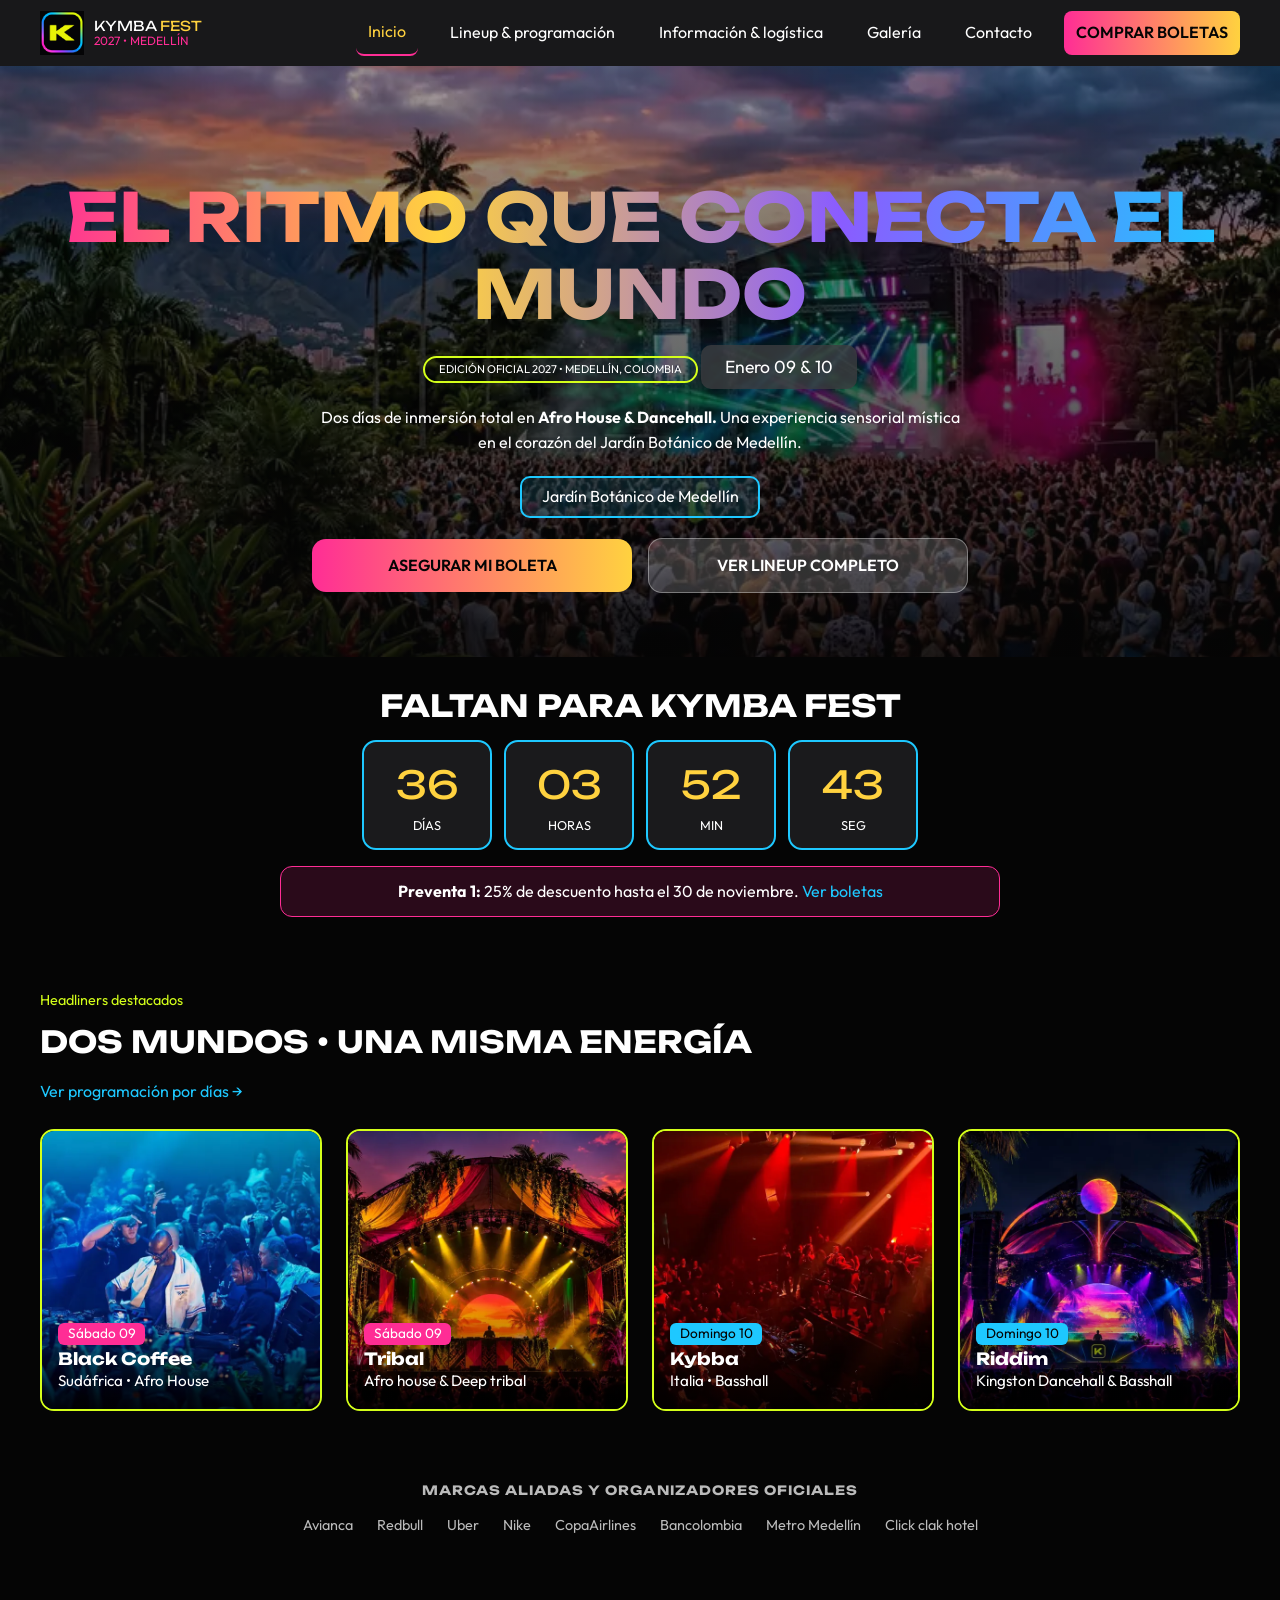
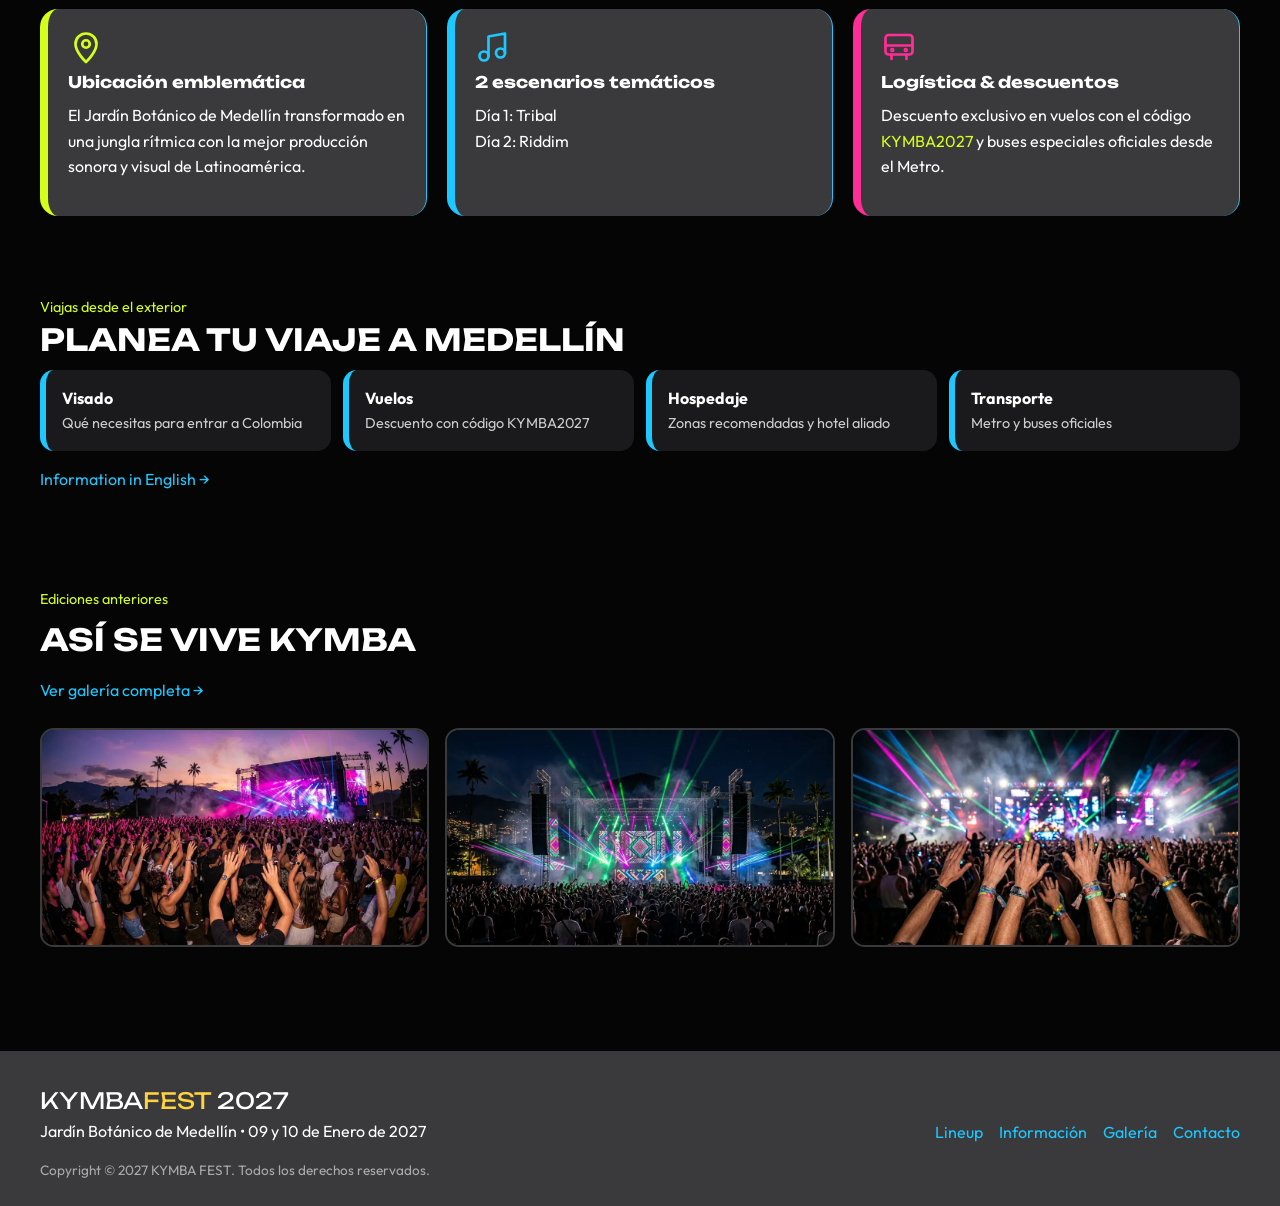
<file: Final - Festival/kymba-fest/index.html>
<!DOCTYPE html>
<html lang="es">
<head>
  <meta charset="UTF-8">
  <meta name="viewport" content="width=device-width, initial-scale=1">
  <title>KYMBA FEST 2027 | Afro House &amp; Dancehall en Medellín</title>
  <meta name="description" content="KYMBA FEST 2027: dos días de Afro House y Dancehall en el Jardín Botánico de Medellín, 9 y 10 de enero.">
  <link rel="icon" href="img/favicon.png" type="image/png">
  <link rel="stylesheet" href="css/estilos.css">
</head>
<body>
  <header class="encabezado">
    <div class="contenedor encabezado__barra">
      <a class="logo" href="index.html">
        <img src="img/logo-kymba.png" alt="Logo KYMBA FEST" width="44" height="44">
        <span class="logo__texto">KYMBA <span>FEST</span><small>2027 • MEDELLÍN</small></span>
      </a>
      <button class="menu-boton" aria-label="Abrir menú" aria-expanded="false" aria-controls="menu-principal">
        <span></span><span></span><span></span>
      </button>
      <nav class="menu" id="menu-principal" aria-label="Navegación principal">
        <ul class="menu__lista">
          <li><a href="index.html" aria-current="page">Inicio</a></li>
          <li><a href="lineup.html">Lineup &amp; programación</a></li>
          <li><a href="informacion.html">Información &amp; logística</a></li>
          <li><a href="galeria.html">Galería</a></li>
          <li><a href="informacion.html#contacto">Contacto</a></li>
          <li><a class="boton boton-principal" href="informacion.html#boletas">Comprar boletas</a></li>
        </ul>
      </nav>
    </div>
  </header>

  <main>
    <section class="hero" aria-labelledby="titulo-hero">
      <video class="hero__video" autoplay muted loop playsinline preload="metadata" poster="img/hero-medellin-movil.webp" aria-hidden="true">
        <source src="video/hero-kymba.mp4" type="video/mp4">
      </video>
      <div class="contenedor hero__contenido">
        <h1 id="titulo-hero" class="texto-degradado">El ritmo que conecta el mundo</h1>
        <p class="hero__sello">Edición oficial 2027 • Medellín, Colombia</p>
        <p class="hero__fecha"><time datetime="2027-01-09">Enero 09</time> &amp; <time datetime="2027-01-10">10</time></p>
        <p class="hero__descripcion">Dos días de inmersión total en <strong>Afro House &amp; Dancehall.</strong> Una experiencia sensorial mística en el corazón del Jardín Botánico de Medellín.</p>
        <p class="hero__lugar">Jardín Botánico de Medellín</p>
        <div class="hero__acciones">
          <a class="boton boton-principal" href="informacion.html#boletas">Asegurar mi boleta</a>
          <a class="boton boton-secundario" href="lineup.html">Ver lineup completo</a>
        </div>
      </div>
    </section>

    <section class="cuenta contenedor" aria-labelledby="titulo-cuenta">
      <h2 id="titulo-cuenta">Faltan para KYMBA FEST</h2>
      <div class="cuenta__reloj" role="timer" data-fecha="2027-01-09T15:00:00-05:00">
        <div class="cuenta__bloque"><span class="cuenta__numero" data-unidad="dias">00</span><span>días</span></div>
        <div class="cuenta__bloque"><span class="cuenta__numero" data-unidad="horas">00</span><span>horas</span></div>
        <div class="cuenta__bloque"><span class="cuenta__numero" data-unidad="minutos">00</span><span>min</span></div>
        <div class="cuenta__bloque"><span class="cuenta__numero" data-unidad="segundos">00</span><span>seg</span></div>
      </div>
      <p class="aviso-descuento"><strong>Preventa 1:</strong> 25% de descuento hasta el 30 de noviembre. <a href="informacion.html#boletas">Ver boletas</a></p>
    </section>

    <section class="seccion contenedor" aria-labelledby="titulo-headliners">
      <div class="seccion__cabecera">
        <p class="etiqueta-seccion">Headliners destacados</p>
        <h2 id="titulo-headliners">Dos mundos • Una misma energía</h2>
        <a href="lineup.html">Ver programación por días →</a>
      </div>
      <div class="tarjetas">
        <article class="tarjeta-artista">
          <img src="img/artista-black-coffee.webp" alt="Escenario de Afro House con público" width="600" height="600" loading="lazy">
          <div class="tarjeta-artista__texto">
            <span class="tarjeta-artista__dia">Sábado 09</span>
            <h3>Black Coffee</h3>
            <p>Sudáfrica • Afro House</p>
          </div>
        </article>
        <article class="tarjeta-artista">
          <img src="img/artista-tribal.webp" alt="Escenario Tribal con luces doradas" width="600" height="600" loading="lazy">
          <div class="tarjeta-artista__texto">
            <span class="tarjeta-artista__dia">Sábado 09</span>
            <h3>Tribal</h3>
            <p>Afro house &amp; Deep tribal</p>
          </div>
        </article>
        <article class="tarjeta-artista">
          <img src="img/artista-kybba.webp" alt="Escenario con luces rojas" width="600" height="600" loading="lazy">
          <div class="tarjeta-artista__texto">
            <span class="tarjeta-artista__dia tarjeta-artista__dia--domingo">Domingo 10</span>
            <h3>Kybba</h3>
            <p>Italia • Basshall</p>
          </div>
        </article>
        <article class="tarjeta-artista">
          <img src="img/artista-riddim.webp" alt="Escenario Riddim con arco de luz" width="600" height="600" loading="lazy">
          <div class="tarjeta-artista__texto">
            <span class="tarjeta-artista__dia tarjeta-artista__dia--domingo">Domingo 10</span>
            <h3>Riddim</h3>
            <p>Kingston Dancehall &amp; Basshall</p>
          </div>
        </article>
      </div>
    </section>

    <section class="aliados contenedor" aria-labelledby="titulo-aliados">
      <h2 id="titulo-aliados" class="aliados__titulo">Marcas aliadas y organizadores oficiales</h2>
      <ul class="aliados__lista">
        <li>Avianca</li><li>Redbull</li><li>Uber</li><li>Nike</li>
        <li>CopaAirlines</li><li>Bancolombia</li><li>Metro Medellín</li><li>Click clak hotel</li>
      </ul>
    </section>

    <section class="seccion contenedor" aria-label="Datos clave del festival">
      <div class="info-tarjetas">
        <article class="info-tarjeta">
          <img src="img/icono-ubicacion.svg" alt="" width="36" height="36">
          <h3>Ubicación emblemática</h3>
          <p>El Jardín Botánico de Medellín transformado en una jungla rítmica con la mejor producción sonora y visual de Latinoamérica.</p>
        </article>
        <article class="info-tarjeta info-tarjeta--cian">
          <img src="img/icono-musica.svg" alt="" width="36" height="36">
          <h3>2 escenarios temáticos</h3>
          <p>Día 1: Tribal<br>Día 2: Riddim</p>
        </article>
        <article class="info-tarjeta info-tarjeta--rosa">
          <img src="img/icono-bus.svg" alt="" width="36" height="36">
          <h3>Logística &amp; descuentos</h3>
          <p>Descuento exclusivo en vuelos con el código <span class="resalte">KYMBA2027</span> y buses especiales oficiales desde el Metro.</p>
        </article>
      </div>
    </section>

    <section class="seccion contenedor" aria-labelledby="titulo-viaje">
      <p class="etiqueta-seccion">Viajas desde el exterior</p>
      <h2 id="titulo-viaje">Planea tu viaje a Medellín</h2>
      <ul class="viaje">
        <li><a href="informacion.html#visado"><strong>Visado</strong><span>Qué necesitas para entrar a Colombia</span></a></li>
        <li><a href="informacion.html#vuelos"><strong>Vuelos</strong><span>Descuento con código KYMBA2027</span></a></li>
        <li><a href="informacion.html#hospedaje"><strong>Hospedaje</strong><span>Zonas recomendadas y hotel aliado</span></a></li>
        <li><a href="informacion.html#transporte"><strong>Transporte</strong><span>Metro y buses oficiales</span></a></li>
      </ul>
      <p><a href="informacion.html#english">Information in English →</a></p>
    </section>

    <section class="seccion contenedor" aria-labelledby="titulo-ediciones">
      <div class="seccion__cabecera">
        <p class="etiqueta-seccion">Ediciones anteriores</p>
        <h2 id="titulo-ediciones">Así se vive KYMBA</h2>
        <a href="galeria.html">Ver galería completa →</a>
      </div>
      <div class="galeria">
        <figure class="galeria__item"><img src="img/galeria-05.webp" alt="Multitud con los brazos arriba al atardecer" width="1000" height="558" loading="lazy"></figure>
        <figure class="galeria__item"><img src="img/galeria-03.webp" alt="Láseres sobre el escenario" width="1000" height="558" loading="lazy"></figure>
        <figure class="galeria__item"><img src="img/galeria-06.webp" alt="Manos con manillas de colores" width="1000" height="558" loading="lazy"></figure>
      </div>
    </section>
  </main>

  <footer class="pie">
    <div class="contenedor pie__contenido">
      <div>
        <p class="pie__marca">KYMBA<span>FEST</span> 2027</p>
        <p>Jardín Botánico de Medellín • 09 y 10 de Enero de 2027</p>
        <p class="pie__copy">Copyright © 2027 KYMBA FEST. Todos los derechos reservados.</p>
      </div>
      <ul class="pie__enlaces">
        <li><a href="lineup.html">Lineup</a></li>
        <li><a href="informacion.html">Información</a></li>
        <li><a href="galeria.html">Galería</a></li>
        <li><a href="informacion.html#contacto">Contacto</a></li>
      </ul>
    </div>
  </footer>
  <script src="js/menu.js"></script>
  <script src="js/cuenta-regresiva.js"></script>
</body>
</html>
</file>
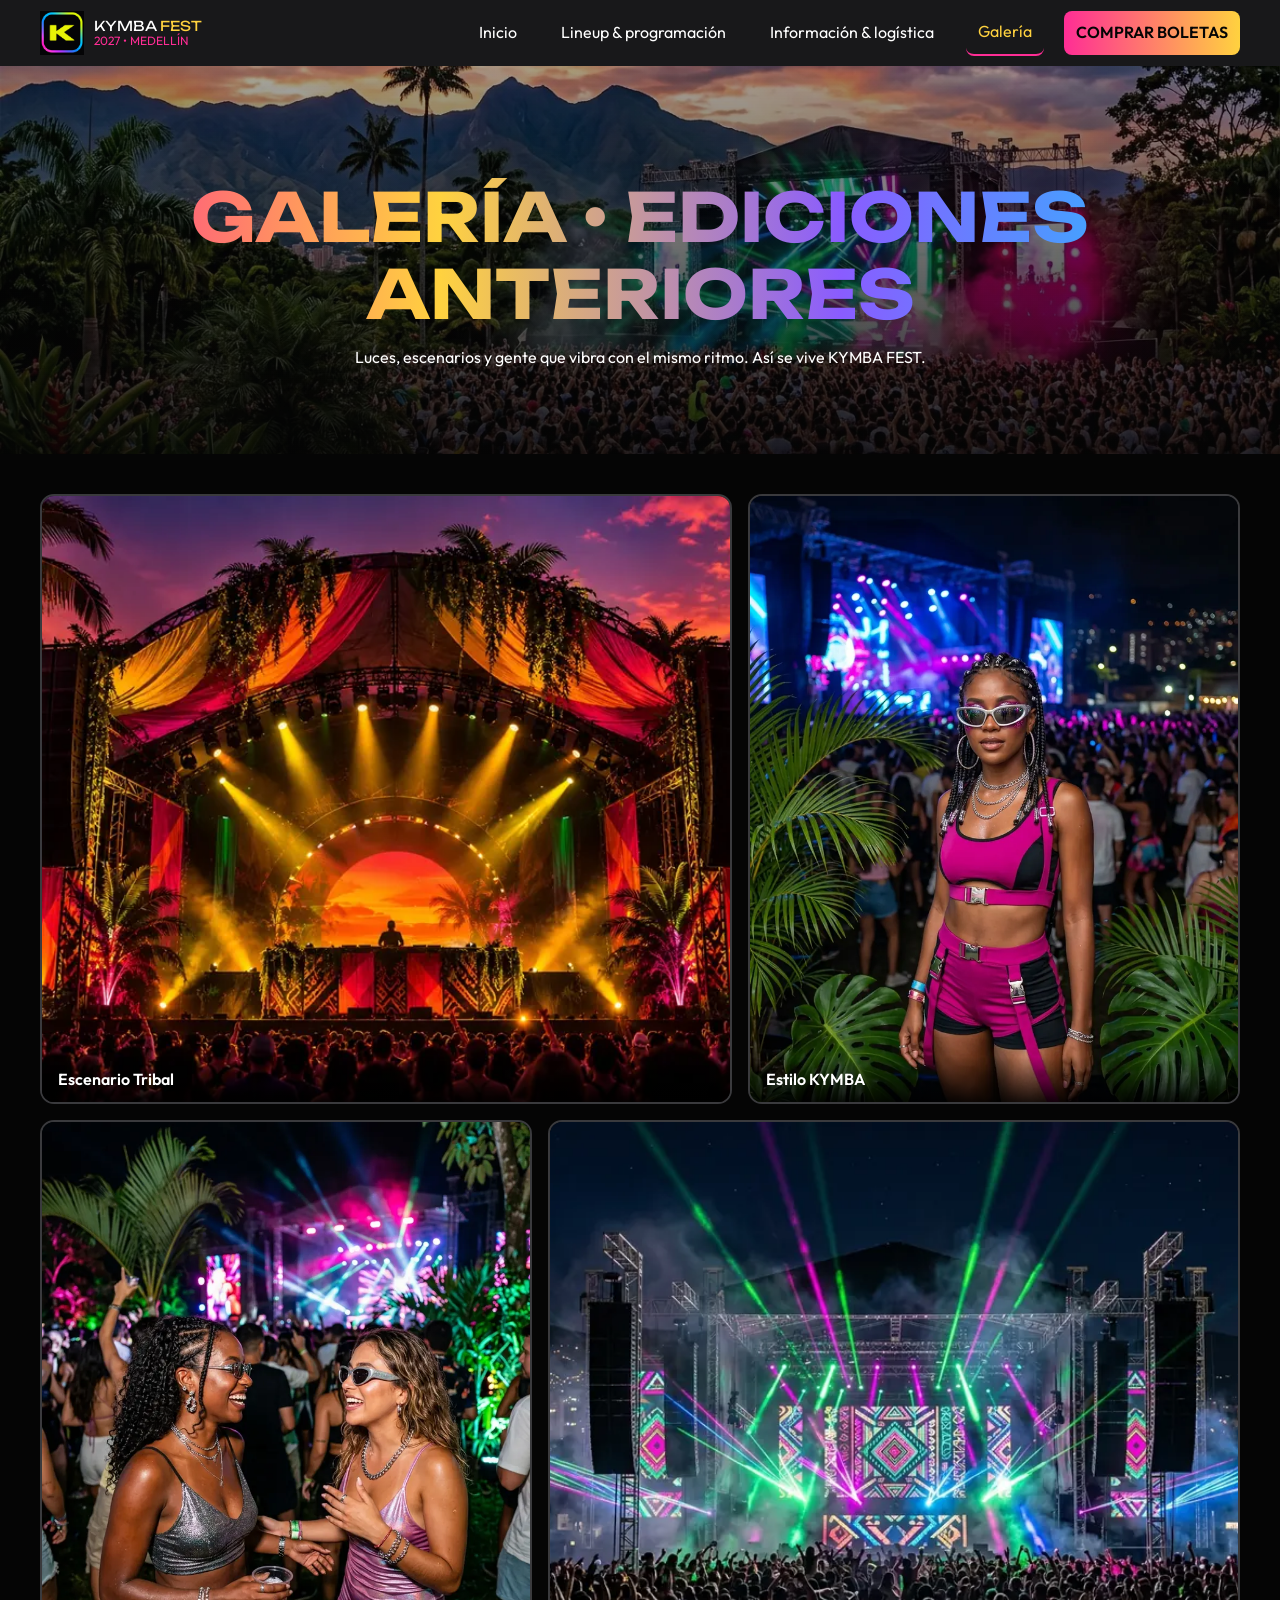
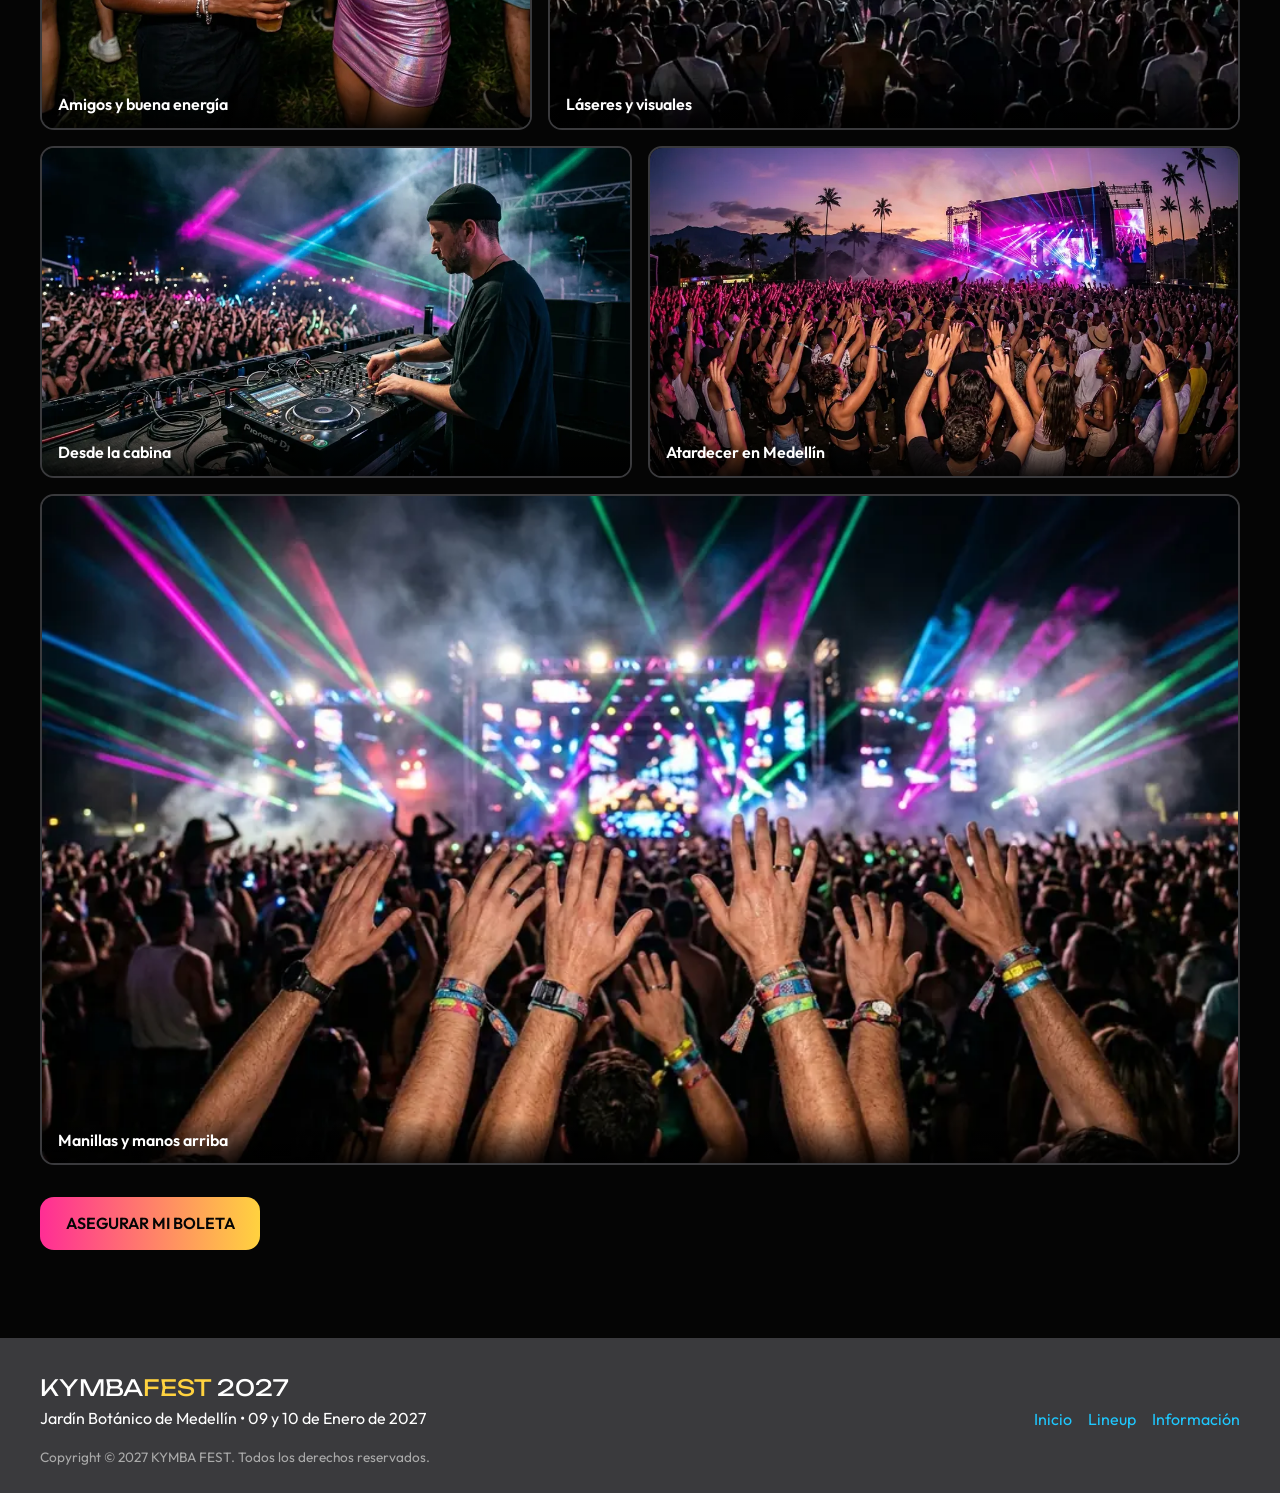
<file: Final - Festival/kymba-fest/galeria.html>
<!DOCTYPE html>
<html lang="es">
<head>
  <meta charset="UTF-8">
  <meta name="viewport" content="width=device-width, initial-scale=1">
  <title>Galería de ediciones anteriores | KYMBA FEST 2027</title>
  <meta name="description" content="Galería de KYMBA FEST: escenarios, público, luces y la energía del Afro House y Dancehall en Medellín.">
  <link rel="icon" href="img/favicon.png" type="image/png">
  <link rel="stylesheet" href="css/estilos.css">
</head>
<body>
  <header class="encabezado">
    <div class="contenedor encabezado__barra">
      <a class="logo" href="index.html">
        <img src="img/logo-kymba.png" alt="Logo KYMBA FEST" width="44" height="44">
        <span class="logo__texto">KYMBA <span>FEST</span><small>2027 • MEDELLÍN</small></span>
      </a>
      <button class="menu-boton" aria-label="Abrir menú" aria-expanded="false" aria-controls="menu-principal">
        <span></span><span></span><span></span>
      </button>
      <nav class="menu" id="menu-principal" aria-label="Navegación principal">
        <ul class="menu__lista">
          <li><a href="index.html">Inicio</a></li>
          <li><a href="lineup.html">Lineup &amp; programación</a></li>
          <li><a href="informacion.html">Información &amp; logística</a></li>
          <li><a href="galeria.html" aria-current="page">Galería</a></li>
          <li><a class="boton boton-principal" href="informacion.html#boletas">Comprar boletas</a></li>
        </ul>
      </nav>
    </div>
  </header>

  <main>
    <section class="hero hero--interna" aria-labelledby="titulo-galeria">
      <div class="contenedor">
        <h1 id="titulo-galeria" class="texto-degradado">Galería • Ediciones anteriores</h1>
        <p class="hero__descripcion">Luces, escenarios y gente que vibra con el mismo ritmo. Así se vive KYMBA FEST.</p>
      </div>
    </section>

    <section class="seccion contenedor" aria-label="Fotografías del festival">
      <div class="galeria">
        <figure class="galeria__item galeria__item--ancha"><img src="img/galeria-07.webp" alt="Escenario Tribal al atardecer con luces doradas y palmeras" width="1000" height="562" loading="lazy"><figcaption>Escenario Tribal</figcaption></figure>
        <figure class="galeria__item"><img src="img/galeria-01.webp" alt="Asistente al festival con atuendo rosa frente al escenario" width="800" height="993" loading="lazy"><figcaption>Estilo KYMBA</figcaption></figure>
        <figure class="galeria__item"><img src="img/galeria-02.webp" alt="Dos amigas riendo en medio de la pista" width="800" height="993" loading="lazy"><figcaption>Amigos y buena energía</figcaption></figure>
        <figure class="galeria__item galeria__item--ancha"><img src="img/galeria-03.webp" alt="Rayos láser verdes y rosados sobre el escenario" width="1000" height="558" loading="lazy"><figcaption>Láseres y visuales</figcaption></figure>
        <figure class="galeria__item galeria__item--ancha"><img src="img/galeria-04.webp" alt="DJ mezclando frente al público con luces de colores" width="1000" height="558" loading="lazy"><figcaption>Desde la cabina</figcaption></figure>
        <figure class="galeria__item galeria__item--ancha"><img src="img/galeria-05.webp" alt="Multitud con los brazos arriba al atardecer entre palmeras" width="1000" height="558" loading="lazy"><figcaption>Atardecer en Medellín</figcaption></figure>
        <figure class="galeria__item galeria__item--ancha"><img src="img/galeria-06.webp" alt="Manos con manillas de colores levantadas frente al escenario" width="1000" height="558" loading="lazy"><figcaption>Manillas y manos arriba</figcaption></figure>
      </div>
      <p><a class="boton boton-principal" href="informacion.html#boletas">Asegurar mi boleta</a></p>
    </section>
  </main>

  <footer class="pie">
    <div class="contenedor pie__contenido">
      <div>
        <p class="pie__marca">KYMBA<span>FEST</span> 2027</p>
        <p>Jardín Botánico de Medellín • 09 y 10 de Enero de 2027</p>
        <p class="pie__copy">Copyright © 2027 KYMBA FEST. Todos los derechos reservados.</p>
      </div>
      <ul class="pie__enlaces">
        <li><a href="index.html">Inicio</a></li>
        <li><a href="lineup.html">Lineup</a></li>
        <li><a href="informacion.html">Información</a></li>
      </ul>
    </div>
  </footer>
  <script src="js/menu.js"></script>
</body>
</html>
</file>
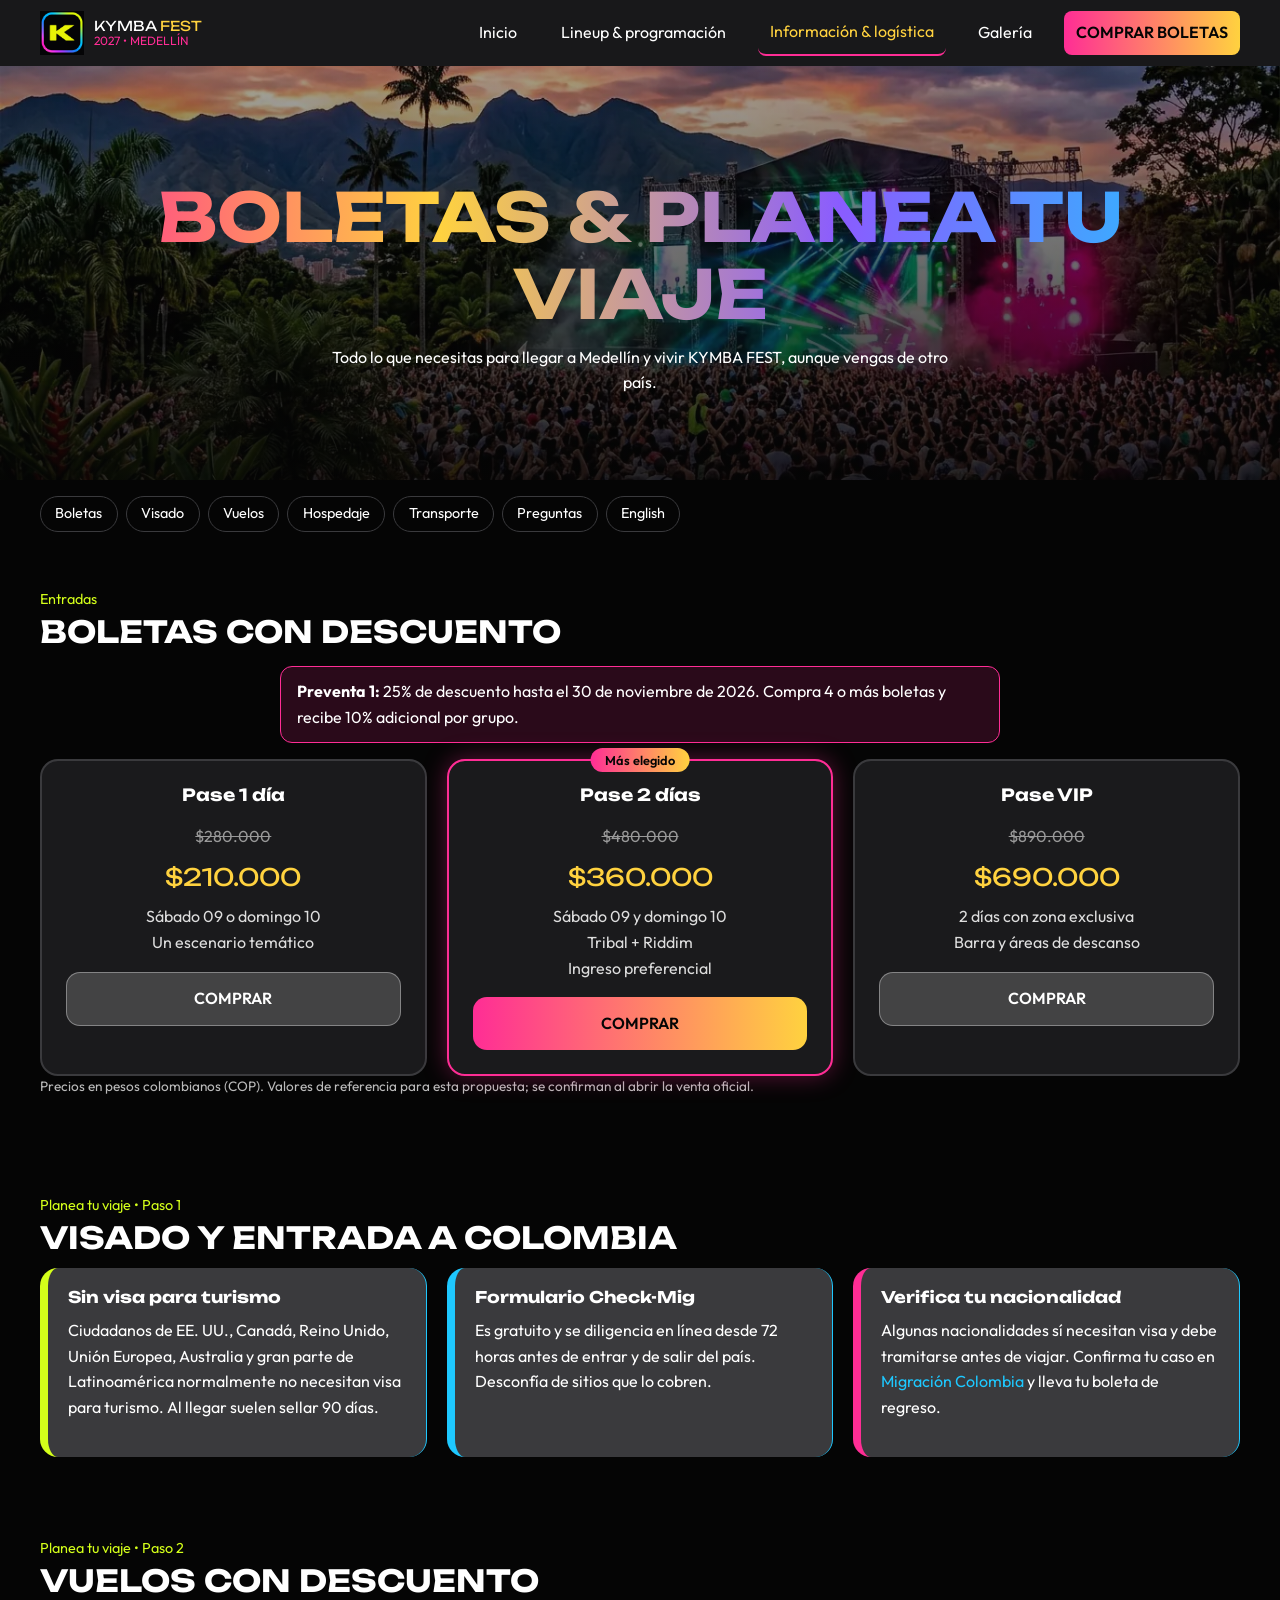
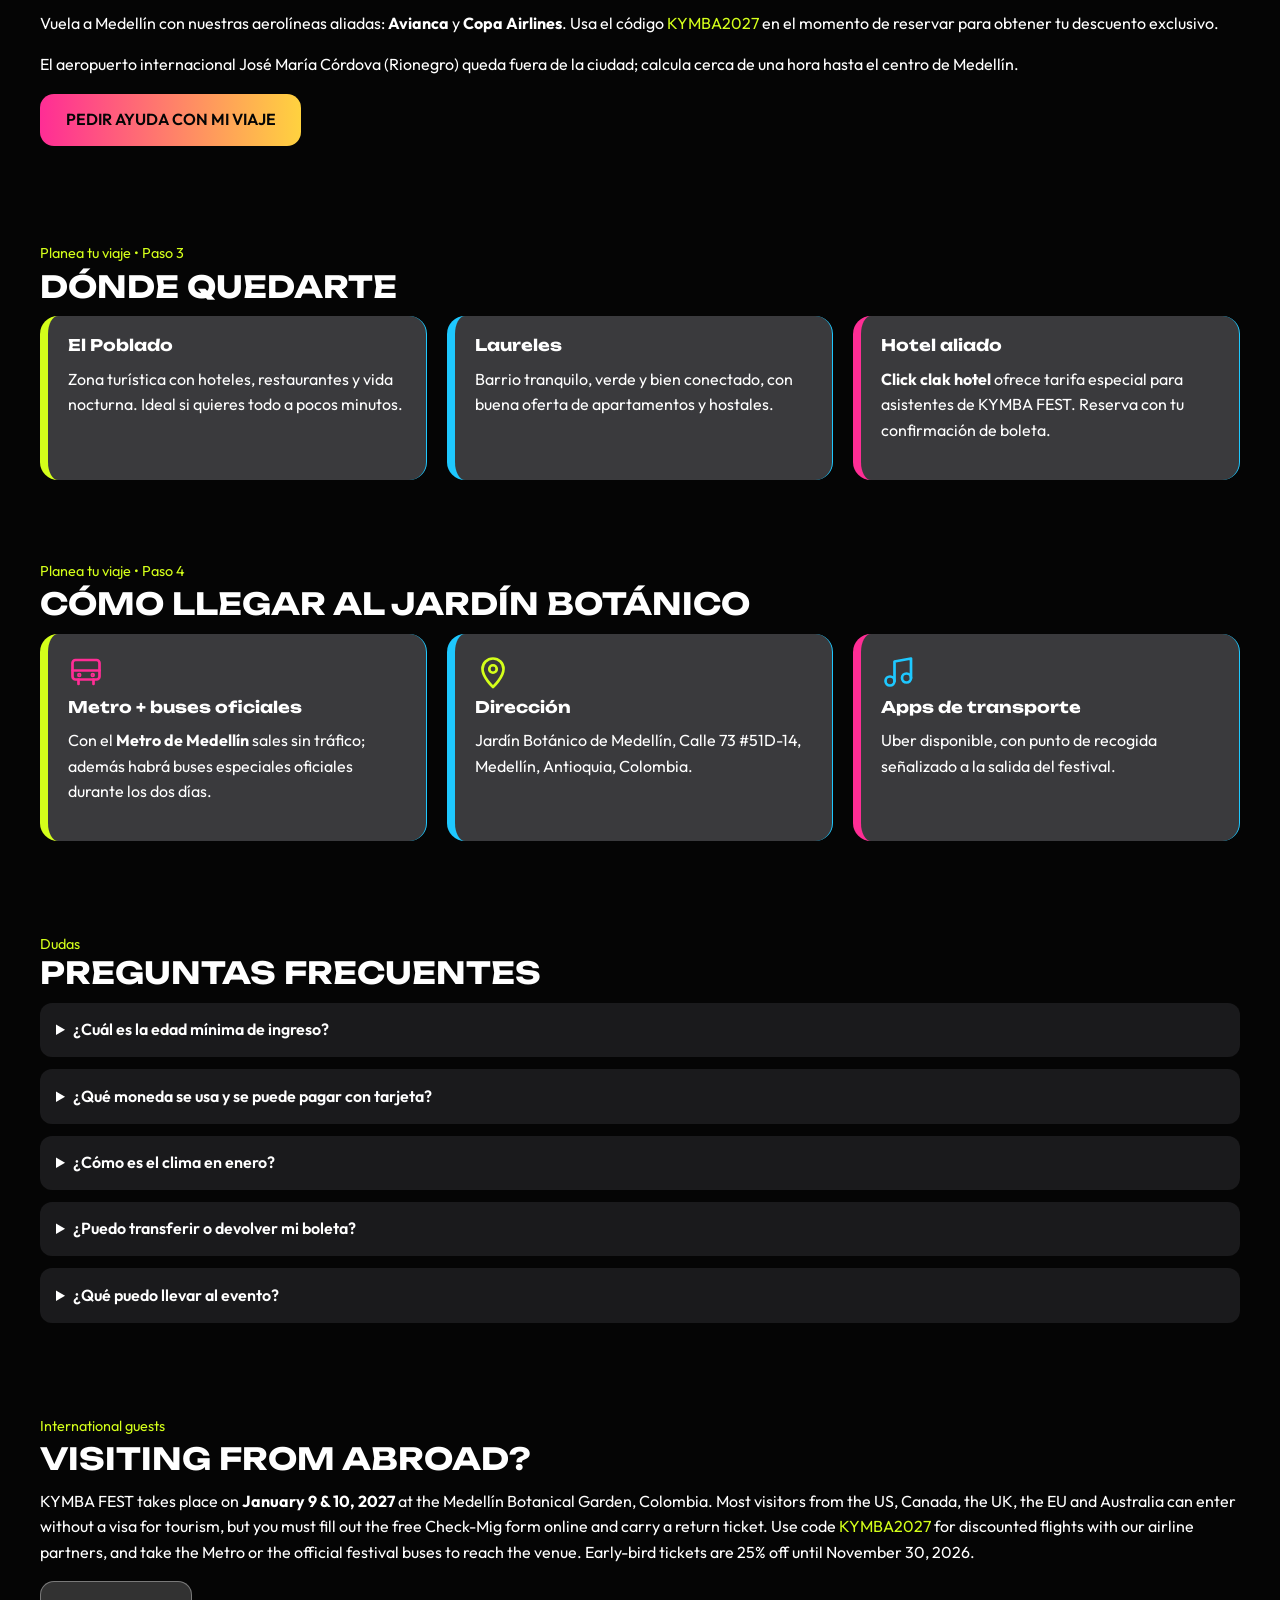
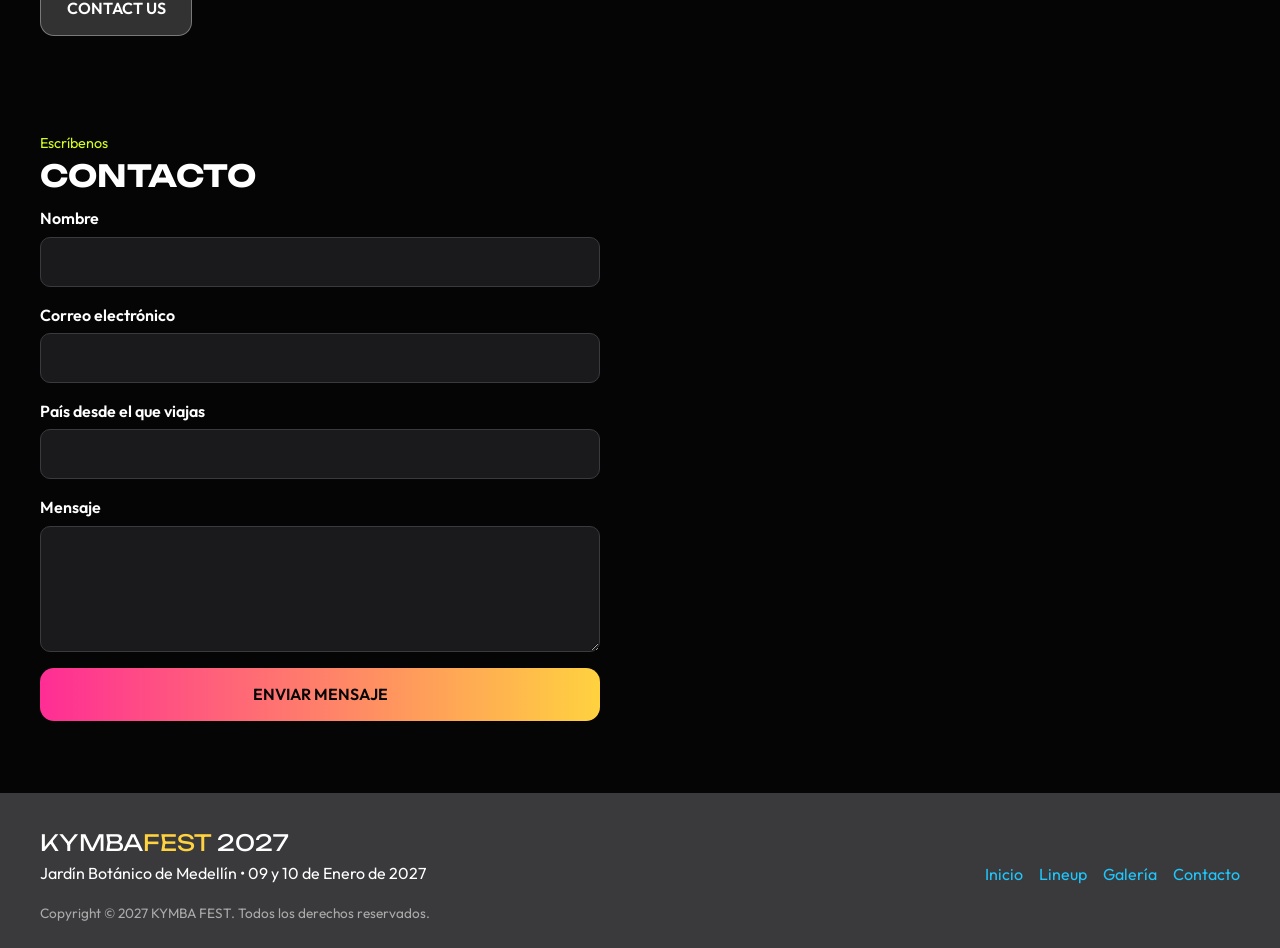
<file: Final - Festival/kymba-fest/informacion.html>
<!DOCTYPE html>
<html lang="es">
<head>
  <meta charset="UTF-8">
  <meta name="viewport" content="width=device-width, initial-scale=1">
  <title>Boletas, viaje y logística | KYMBA FEST 2027</title>
  <meta name="description" content="Boletas con descuento, visado, vuelos, hospedaje, transporte y preguntas frecuentes para viajar a KYMBA FEST 2027 en Medellín.">
  <link rel="icon" href="img/favicon.png" type="image/png">
  <link rel="stylesheet" href="css/estilos.css">
</head>
<body>
  <header class="encabezado">
    <div class="contenedor encabezado__barra">
      <a class="logo" href="index.html">
        <img src="img/logo-kymba.png" alt="Logo KYMBA FEST" width="44" height="44">
        <span class="logo__texto">KYMBA <span>FEST</span><small>2027 • MEDELLÍN</small></span>
      </a>
      <button class="menu-boton" aria-label="Abrir menú" aria-expanded="false" aria-controls="menu-principal">
        <span></span><span></span><span></span>
      </button>
      <nav class="menu" id="menu-principal" aria-label="Navegación principal">
        <ul class="menu__lista">
          <li><a href="index.html">Inicio</a></li>
          <li><a href="lineup.html">Lineup &amp; programación</a></li>
          <li><a href="informacion.html" aria-current="page">Información &amp; logística</a></li>
          <li><a href="galeria.html">Galería</a></li>
          <li><a class="boton boton-principal" href="#boletas">Comprar boletas</a></li>
        </ul>
      </nav>
    </div>
  </header>

  <main>
    <section class="hero hero--interna" aria-labelledby="titulo-info">
      <div class="contenedor">
        <h1 id="titulo-info" class="texto-degradado">Boletas &amp; planea tu viaje</h1>
        <p class="hero__descripcion">Todo lo que necesitas para llegar a Medellín y vivir KYMBA FEST, aunque vengas de otro país.</p>
      </div>
    </section>

    <nav class="atajos contenedor" aria-label="Secciones de esta página">
      <ul>
        <li><a href="#boletas">Boletas</a></li>
        <li><a href="#visado">Visado</a></li>
        <li><a href="#vuelos">Vuelos</a></li>
        <li><a href="#hospedaje">Hospedaje</a></li>
        <li><a href="#transporte">Transporte</a></li>
        <li><a href="#preguntas">Preguntas</a></li>
        <li><a href="#english">English</a></li>
      </ul>
    </nav>

    <section class="seccion contenedor" id="boletas" aria-labelledby="titulo-boletas">
      <p class="etiqueta-seccion">Entradas</p>
      <h2 id="titulo-boletas">Boletas con descuento</h2>
      <p class="aviso-descuento"><strong>Preventa 1:</strong> 25% de descuento hasta el <time datetime="2026-11-30">30 de noviembre de 2026</time>. Compra 4 o más boletas y recibe 10% adicional por grupo.</p>
      <div class="boletas">
        <article class="boleta">
          <h3>Pase 1 día</h3>
          <p class="boleta__antes">$280.000</p>
          <p class="boleta__precio">$210.000</p>
          <ul><li>Sábado 09 o domingo 10</li><li>Un escenario temático</li></ul>
          <button class="boton boton-secundario" type="button" data-comprar="dia">Comprar</button>
        </article>
        <article class="boleta boleta--destacada">
          <p class="boleta__sello">Más elegido</p>
          <h3>Pase 2 días</h3>
          <p class="boleta__antes">$480.000</p>
          <p class="boleta__precio">$360.000</p>
          <ul><li>Sábado 09 y domingo 10</li><li>Tribal + Riddim</li><li>Ingreso preferencial</li></ul>
          <button class="boton boton-principal" type="button" data-comprar="dos-dias">Comprar</button>
        </article>
        <article class="boleta">
          <h3>Pase VIP</h3>
          <p class="boleta__antes">$890.000</p>
          <p class="boleta__precio">$690.000</p>
          <ul><li>2 días con zona exclusiva</li><li>Barra y áreas de descanso</li></ul>
          <button class="boton boton-secundario" type="button" data-comprar="vip">Comprar</button>
        </article>
      </div>
      <p class="nota">Precios en pesos colombianos (COP). Valores de referencia para esta propuesta; se confirman al abrir la venta oficial.</p>
    </section>

    <section class="seccion contenedor" id="visado" aria-labelledby="titulo-visado">
      <p class="etiqueta-seccion">Planea tu viaje • Paso 1</p>
      <h2 id="titulo-visado">Visado y entrada a Colombia</h2>
      <div class="info-tarjetas">
        <article class="info-tarjeta">
          <h3>Sin visa para turismo</h3>
          <p>Ciudadanos de EE. UU., Canadá, Reino Unido, Unión Europea, Australia y gran parte de Latinoamérica normalmente no necesitan visa para turismo. Al llegar suelen sellar 90 días.</p>
        </article>
        <article class="info-tarjeta info-tarjeta--cian">
          <h3>Formulario Check-Mig</h3>
          <p>Es gratuito y se diligencia en línea desde 72 horas antes de entrar y de salir del país. Desconfía de sitios que lo cobren.</p>
        </article>
        <article class="info-tarjeta info-tarjeta--rosa">
          <h3>Verifica tu nacionalidad</h3>
          <p>Algunas nacionalidades sí necesitan visa y debe tramitarse antes de viajar. Confirma tu caso en <a href="https://www.migracioncolombia.gov.co" target="_blank" rel="noopener">Migración Colombia</a> y lleva tu boleta de regreso.</p>
        </article>
      </div>
    </section>

    <section class="seccion contenedor" id="vuelos" aria-labelledby="titulo-vuelos">
      <p class="etiqueta-seccion">Planea tu viaje • Paso 2</p>
      <h2 id="titulo-vuelos">Vuelos con descuento</h2>
      <p>Vuela a Medellín con nuestras aerolíneas aliadas: <strong>Avianca</strong> y <strong>Copa Airlines</strong>. Usa el código <span class="resalte">KYMBA2027</span> en el momento de reservar para obtener tu descuento exclusivo.</p>
      <p>El aeropuerto internacional José María Córdova (Rionegro) queda fuera de la ciudad; calcula cerca de una hora hasta el centro de Medellín.</p>
      <p><a class="boton boton-principal" href="#contacto">Pedir ayuda con mi viaje</a></p>
    </section>

    <section class="seccion contenedor" id="hospedaje" aria-labelledby="titulo-hospedaje">
      <p class="etiqueta-seccion">Planea tu viaje • Paso 3</p>
      <h2 id="titulo-hospedaje">Dónde quedarte</h2>
      <div class="info-tarjetas">
        <article class="info-tarjeta">
          <h3>El Poblado</h3>
          <p>Zona turística con hoteles, restaurantes y vida nocturna. Ideal si quieres todo a pocos minutos.</p>
        </article>
        <article class="info-tarjeta info-tarjeta--cian">
          <h3>Laureles</h3>
          <p>Barrio tranquilo, verde y bien conectado, con buena oferta de apartamentos y hostales.</p>
        </article>
        <article class="info-tarjeta info-tarjeta--rosa">
          <h3>Hotel aliado</h3>
          <p><strong>Click clak hotel</strong> ofrece tarifa especial para asistentes de KYMBA FEST. Reserva con tu confirmación de boleta.</p>
        </article>
      </div>
    </section>

    <section class="seccion contenedor" id="transporte" aria-labelledby="titulo-transporte">
      <p class="etiqueta-seccion">Planea tu viaje • Paso 4</p>
      <h2 id="titulo-transporte">Cómo llegar al Jardín Botánico</h2>
      <div class="info-tarjetas">
        <article class="info-tarjeta">
          <img src="img/icono-bus.svg" alt="" width="36" height="36">
          <h3>Metro + buses oficiales</h3>
          <p>Con el <strong>Metro de Medellín</strong> sales sin tráfico; además habrá buses especiales oficiales durante los dos días.</p>
        </article>
        <article class="info-tarjeta info-tarjeta--cian">
          <img src="img/icono-ubicacion.svg" alt="" width="36" height="36">
          <h3>Dirección</h3>
          <p>Jardín Botánico de Medellín, Calle 73 #51D-14, Medellín, Antioquia, Colombia.</p>
        </article>
        <article class="info-tarjeta info-tarjeta--rosa">
          <img src="img/icono-musica.svg" alt="" width="36" height="36">
          <h3>Apps de transporte</h3>
          <p>Uber disponible, con punto de recogida señalizado a la salida del festival.</p>
        </article>
      </div>
    </section>

    <section class="seccion contenedor faq" id="preguntas" aria-labelledby="titulo-faq">
      <p class="etiqueta-seccion">Dudas</p>
      <h2 id="titulo-faq">Preguntas frecuentes</h2>
      <details><summary>¿Cuál es la edad mínima de ingreso?</summary><p>El festival es para mayores de 18 años. Presenta tu documento o pasaporte.</p></details>
      <details><summary>¿Qué moneda se usa y se puede pagar con tarjeta?</summary><p>La moneda es el peso colombiano (COP). En el festival habrá pago con tarjeta y efectivo; lleva algo de efectivo para transporte.</p></details>
      <details><summary>¿Cómo es el clima en enero?</summary><p>Medellín tiene clima templado todo el año. Lleva ropa ligera, protector solar y una capa para la lluvia.</p></details>
      <details><summary>¿Puedo transferir o devolver mi boleta?</summary><p>Las boletas no son reembolsables, pero podrás transferirlas a otra persona antes del evento.</p></details>
      <details><summary>¿Qué puedo llevar al evento?</summary><p>Boleta, documento, protector solar y ropa cómoda. No se permiten objetos de vidrio ni armas.</p></details>
    </section>

    <section class="seccion contenedor" id="english" aria-labelledby="titulo-english" lang="en">
      <p class="etiqueta-seccion">International guests</p>
      <h2 id="titulo-english">Visiting from abroad?</h2>
      <p>KYMBA FEST takes place on <strong>January 9 &amp; 10, 2027</strong> at the Medellín Botanical Garden, Colombia. Most visitors from the US, Canada, the UK, the EU and Australia can enter without a visa for tourism, but you must fill out the free Check-Mig form online and carry a return ticket. Use code <span class="resalte">KYMBA2027</span> for discounted flights with our airline partners, and take the Metro or the official festival buses to reach the venue. Early-bird tickets are 25% off until November 30, 2026.</p>
      <p><a class="boton boton-secundario" href="#contacto">Contact us</a></p>
    </section>

    <section class="seccion contenedor" id="contacto" aria-labelledby="titulo-contacto">
      <p class="etiqueta-seccion">Escríbenos</p>
      <h2 id="titulo-contacto">Contacto</h2>
      <form class="formulario" action="#" method="post">
        <label for="nombre">Nombre
          <input type="text" id="nombre" name="nombre" required>
        </label>
        <label for="correo">Correo electrónico
          <input type="email" id="correo" name="correo" required>
        </label>
        <label for="pais">País desde el que viajas
          <input type="text" id="pais" name="pais">
        </label>
        <label for="mensaje">Mensaje
          <textarea id="mensaje" name="mensaje" rows="4" required></textarea>
        </label>
        <button class="boton boton-principal" type="submit">Enviar mensaje</button>
      </form>
    </section>
  </main>

  <dialog id="ventana-compra" class="ventana" aria-labelledby="titulo-compra">
    <h2 id="titulo-compra">Compra tu boleta</h2>
    <form id="form-compra" class="formulario" method="dialog">
      <label for="pase">Tipo de pase
        <select id="pase" name="pase">
          <option value="dia" data-precio="210000">Pase 1 día — $210.000</option>
          <option value="dos-dias" data-precio="360000">Pase 2 días — $360.000</option>
          <option value="vip" data-precio="690000">Pase VIP — $690.000</option>
        </select>
      </label>
      <label for="cantidad">Cantidad (máx. 10)
        <input type="number" id="cantidad" name="cantidad" min="1" max="10" value="1">
      </label>
      <label for="correo-compra">Correo para enviar tus boletas
        <input type="email" id="correo-compra" name="correo-compra" required>
      </label>
      <p class="compra__total">Total: <strong id="total-compra">$0</strong></p>
      <p class="nota" id="detalle-compra"></p>
      <div class="ventana__acciones">
        <button class="boton boton-principal" type="submit">Confirmar compra</button>
        <button class="boton boton-secundario" type="button" data-cerrar>Cerrar</button>
      </div>
    </form>
    <div id="confirmacion-compra" hidden>
      <p><strong>¡Gracias!</strong> Recibimos tu solicitud. Este es un prototipo: la pasarela de pago real se conectaría aquí.</p>
      <button class="boton boton-secundario" type="button" data-cerrar>Cerrar</button>
    </div>
  </dialog>

  <footer class="pie">
    <div class="contenedor pie__contenido">
      <div>
        <p class="pie__marca">KYMBA<span>FEST</span> 2027</p>
        <p>Jardín Botánico de Medellín • 09 y 10 de Enero de 2027</p>
        <p class="pie__copy">Copyright © 2027 KYMBA FEST. Todos los derechos reservados.</p>
      </div>
      <ul class="pie__enlaces">
        <li><a href="index.html">Inicio</a></li>
        <li><a href="lineup.html">Lineup</a></li>
        <li><a href="galeria.html">Galería</a></li>
        <li><a href="#contacto">Contacto</a></li>
      </ul>
    </div>
  </footer>
  <script src="js/menu.js"></script>
  <script src="js/boletas.js"></script>
</body>
</html>
</file>
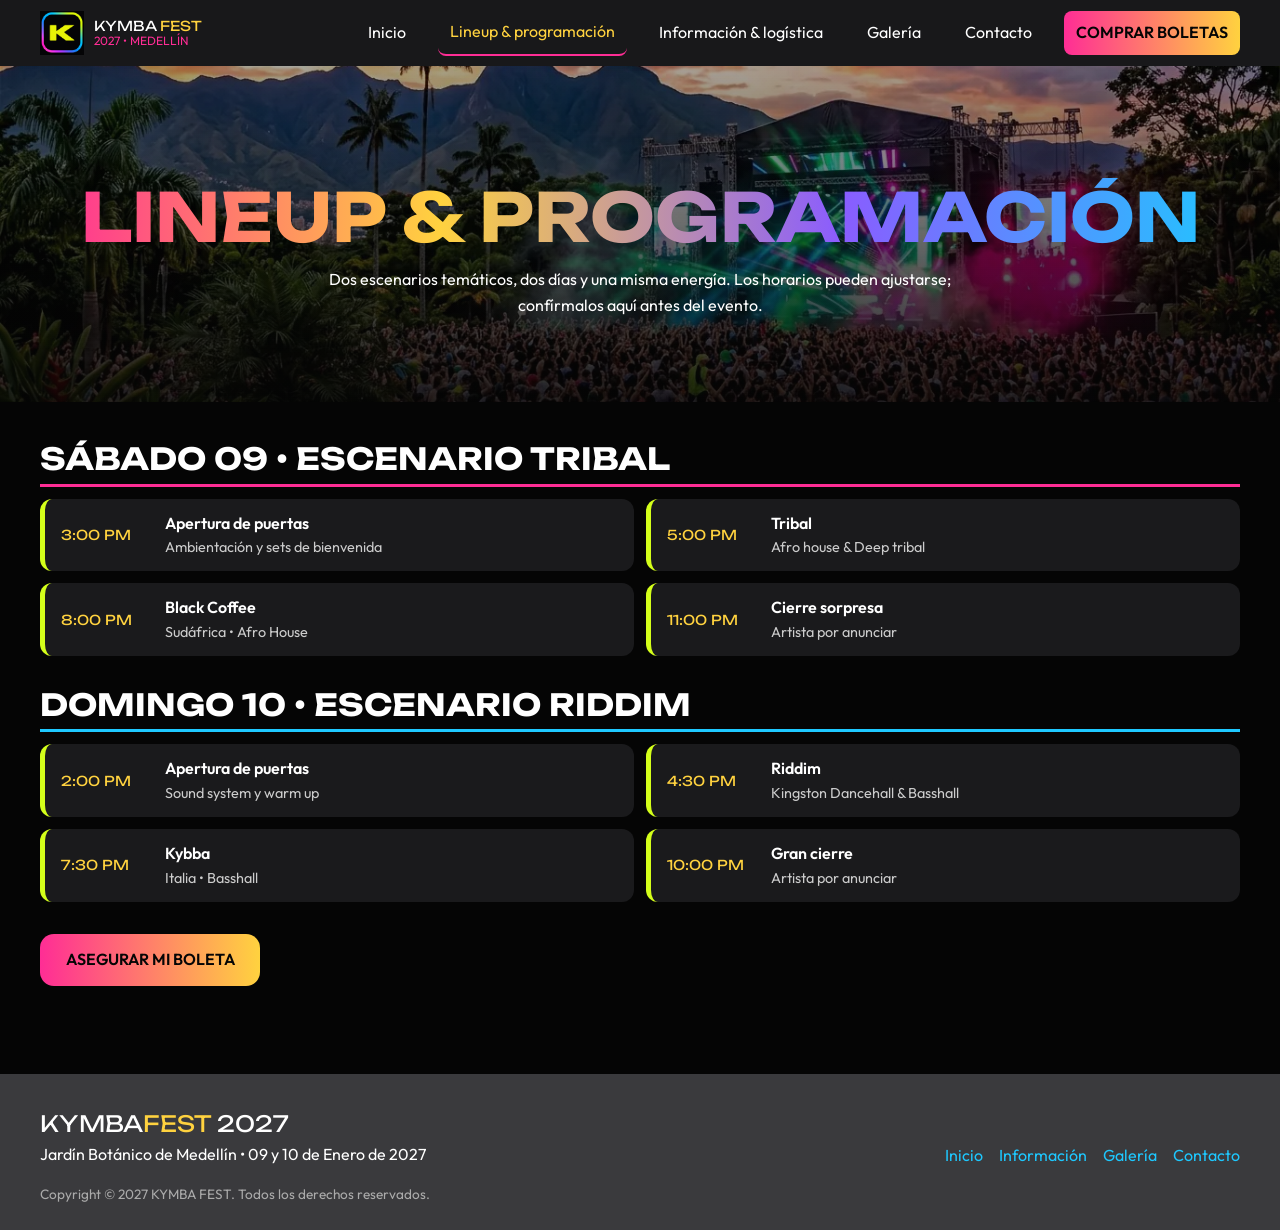
<file: Final - Festival/kymba-fest/lineup.html>
<!DOCTYPE html>
<html lang="es">
<head>
  <meta charset="UTF-8">
  <meta name="viewport" content="width=device-width, initial-scale=1">
  <title>Lineup y programación | KYMBA FEST 2027</title>
  <meta name="description" content="Programación por días de KYMBA FEST 2027: Tribal el sábado 9 y Riddim el domingo 10 de enero en Medellín.">
  <link rel="icon" href="img/favicon.png" type="image/png">
  <link rel="stylesheet" href="css/estilos.css">
</head>
<body>
  <header class="encabezado">
    <div class="contenedor encabezado__barra">
      <a class="logo" href="index.html">
        <img src="img/logo-kymba.png" alt="Logo KYMBA FEST" width="44" height="44">
        <span class="logo__texto">KYMBA <span>FEST</span><small>2027 • MEDELLÍN</small></span>
      </a>
      <button class="menu-boton" aria-label="Abrir menú" aria-expanded="false" aria-controls="menu-principal">
        <span></span><span></span><span></span>
      </button>
      <nav class="menu" id="menu-principal" aria-label="Navegación principal">
        <ul class="menu__lista">
          <li><a href="index.html">Inicio</a></li>
          <li><a href="lineup.html" aria-current="page">Lineup &amp; programación</a></li>
          <li><a href="informacion.html">Información &amp; logística</a></li>
          <li><a href="galeria.html">Galería</a></li>
          <li><a href="informacion.html#contacto">Contacto</a></li>
          <li><a class="boton boton-principal" href="informacion.html#boletas">Comprar boletas</a></li>
        </ul>
      </nav>
    </div>
  </header>

  <main>
    <section class="hero hero--interna" aria-labelledby="titulo-lineup">
      <div class="contenedor">
        <h1 id="titulo-lineup" class="texto-degradado">Lineup &amp; programación</h1>
        <p class="hero__descripcion">Dos escenarios temáticos, dos días y una misma energía. Los horarios pueden ajustarse; confírmalos aquí antes del evento.</p>
      </div>
    </section>

    <section class="seccion contenedor" aria-labelledby="dia-1">
      <article class="dia">
        <h2 id="dia-1" class="dia__titulo"><time datetime="2027-01-09">Sábado 09</time> • Escenario Tribal</h2>
        <ul class="programa">
          <li class="programa__item"><span class="programa__hora">3:00 PM</span><div><p class="programa__artista">Apertura de puertas</p><p class="programa__estilo">Ambientación y sets de bienvenida</p></div></li>
          <li class="programa__item"><span class="programa__hora">5:00 PM</span><div><p class="programa__artista">Tribal</p><p class="programa__estilo">Afro house &amp; Deep tribal</p></div></li>
          <li class="programa__item"><span class="programa__hora">8:00 PM</span><div><p class="programa__artista">Black Coffee</p><p class="programa__estilo">Sudáfrica • Afro House</p></div></li>
          <li class="programa__item"><span class="programa__hora">11:00 PM</span><div><p class="programa__artista">Cierre sorpresa</p><p class="programa__estilo">Artista por anunciar</p></div></li>
        </ul>
      </article>

      <article class="dia dia--domingo">
        <h2 id="dia-2" class="dia__titulo"><time datetime="2027-01-10">Domingo 10</time> • Escenario Riddim</h2>
        <ul class="programa">
          <li class="programa__item"><span class="programa__hora">2:00 PM</span><div><p class="programa__artista">Apertura de puertas</p><p class="programa__estilo">Sound system y warm up</p></div></li>
          <li class="programa__item"><span class="programa__hora">4:30 PM</span><div><p class="programa__artista">Riddim</p><p class="programa__estilo">Kingston Dancehall &amp; Basshall</p></div></li>
          <li class="programa__item"><span class="programa__hora">7:30 PM</span><div><p class="programa__artista">Kybba</p><p class="programa__estilo">Italia • Basshall</p></div></li>
          <li class="programa__item"><span class="programa__hora">10:00 PM</span><div><p class="programa__artista">Gran cierre</p><p class="programa__estilo">Artista por anunciar</p></div></li>
        </ul>
      </article>

      <p><a class="boton boton-principal" href="informacion.html#boletas">Asegurar mi boleta</a></p>
    </section>
  </main>

  <footer class="pie">
    <div class="contenedor pie__contenido">
      <div>
        <p class="pie__marca">KYMBA<span>FEST</span> 2027</p>
        <p>Jardín Botánico de Medellín • 09 y 10 de Enero de 2027</p>
        <p class="pie__copy">Copyright © 2027 KYMBA FEST. Todos los derechos reservados.</p>
      </div>
      <ul class="pie__enlaces">
        <li><a href="index.html">Inicio</a></li>
        <li><a href="informacion.html">Información</a></li>
        <li><a href="galeria.html">Galería</a></li>
        <li><a href="informacion.html#contacto">Contacto</a></li>
      </ul>
    </div>
  </footer>
  <script src="js/menu.js"></script>
</body>
</html>
</file>
<file: Final - Festival/kymba-fest/css/estilos.css>
/* ==========================================================
   KYMBA FEST 2027 - Hoja de estilos (mobile-first)
   Breakpoints: base = celular, 768px = tableta, 1100px = escritorio
   ========================================================== */

@import url("https://fonts.googleapis.com/css2?family=Outfit:wght@300;400;600&family=Unbounded:wght@600;800&display=swap");

:root {
  --negro: #050505;
  --gris-oscuro: #1a1a1c;
  --gris-medio: #3a3a3d;
  --blanco: #ffffff;
  --rosa: #ff2d95;
  --amarillo: #ffd23f;
  --cian: #1ec8ff;
  --lima: #d4ff1a;
  --violeta: #8a5cff;
  --degradado: linear-gradient(90deg, var(--rosa), var(--amarillo));
  --degradado-titulo: linear-gradient(90deg, var(--rosa), var(--amarillo), var(--violeta), var(--cian));
  --fuente-titulo: "Unbounded", "Arial Black", sans-serif;
  --fuente-texto: "Outfit", Arial, sans-serif;
}

*,
*::before,
*::after { box-sizing: border-box; }

body {
  margin: 0;
  background: var(--negro);
  color: var(--blanco);
  font-family: var(--fuente-texto);
  font-size: 1rem;
  line-height: 1.6;
}

img { max-width: 100%; height: auto; display: block; }

h1, h2, h3 { font-family: var(--fuente-titulo); line-height: 1.15; margin: 0 0 .75rem; }
h1 { font-size: 2rem; text-transform: uppercase; }
h2 { font-size: 1.4rem; text-transform: uppercase; }
h3 { font-size: 1.05rem; }
p { margin: 0 0 1rem; }

/* ---------- Enlaces personalizados ---------- */
a:link { color: var(--cian); text-decoration: none; }
a:visited { color: var(--violeta); }
a:hover, a:focus-visible { color: var(--lima); text-decoration: underline; }
a:active { color: var(--rosa); }

.contenedor { width: min(100% - 2rem, 1200px); margin-inline: auto; }
.etiqueta-seccion { color: var(--lima); font-size: .9rem; margin-bottom: .25rem; }
.texto-degradado {
  background: var(--degradado-titulo);
  -webkit-background-clip: text;
  background-clip: text;
  color: transparent;
}

/* ---------- Botones ---------- */
.boton, .boton:link, .boton:visited {
  display: inline-block;
  padding: .85rem 1.6rem;
  border-radius: 14px;
  font-weight: 600;
  text-transform: uppercase;
  text-align: center;
  text-decoration: none;
  transition: transform .2s, box-shadow .2s;
}
.boton-principal, .boton-principal:link, .boton-principal:visited {
  background: var(--degradado);
  color: var(--negro);
}
.boton-secundario, .boton-secundario:link, .boton-secundario:visited {
  background: rgba(255,255,255,.18);
  color: var(--blanco);
  border: 1px solid rgba(255,255,255,.35);
}
.boton:hover, .boton:focus-visible {
  transform: translateY(-3px);
  box-shadow: 0 8px 24px rgba(255,45,149,.45);
  text-decoration: none;
}
.boton-principal:hover { color: var(--negro); }
.boton-secundario:hover { color: var(--lima); }

/* ---------- Encabezado y menú ---------- */
.encabezado {
  position: sticky; top: 0; z-index: 50;
  background: rgba(26,26,28,.95);
  backdrop-filter: blur(8px);
}
.encabezado__barra {
  display: flex; align-items: center; justify-content: space-between;
  padding: .6rem 0; gap: 1rem; flex-wrap: wrap;
}
.logo { display: flex; align-items: center; gap: .6rem; }
.logo:link, .logo:visited { color: var(--blanco); text-decoration: none; }
.logo img { width: 44px; height: 44px; }
.logo__texto { font-family: var(--fuente-titulo); font-size: .85rem; line-height: 1.1; }
.logo__texto small { display: block; font-family: var(--fuente-texto); font-size: .75rem; color: var(--rosa); }
.logo__texto span { color: var(--amarillo); }

.menu-boton {
  background: none; border: 0; cursor: pointer; padding: .4rem;
  display: flex; flex-direction: column; gap: 5px;
}
.menu-boton span { display: block; width: 28px; height: 3px; background: var(--blanco); border-radius: 2px; }

.menu { display: none; width: 100%; }
.menu.abierto { display: block; }
.menu__lista { list-style: none; margin: 0; padding: .5rem 0 1rem; display: flex; flex-direction: column; gap: .25rem; }
.menu__lista a:link, .menu__lista a:visited {
  display: block; padding: .6rem .75rem; color: var(--blanco); border-radius: 8px;
}
.menu__lista a:hover, .menu__lista a:focus-visible { background: var(--gris-medio); color: var(--lima); text-decoration: none; }
.menu__lista a[aria-current="page"] { color: var(--amarillo); border-bottom: 2px solid var(--rosa); }
.menu__lista .boton-principal:link, .menu__lista .boton-principal:visited { color: var(--negro); text-align: center; }

/* ---------- Hero ---------- */
.hero {
  position: relative; text-align: center;
  padding: 3rem 0 2rem;
  overflow: hidden;
  background: linear-gradient(rgba(5,5,5,.35), rgba(5,5,5,.85)), url("../img/hero-medellin-movil.webp") center / cover no-repeat;
}
.hero__video {
  position: absolute; inset: 0; width: 100%; height: 100%; object-fit: cover; z-index: 0;
}
.hero:has(.hero__video)::after {
  content: ""; position: absolute; inset: 0; z-index: 1;
  background: linear-gradient(rgba(5,5,5,.35), rgba(5,5,5,.85));
}
.hero__contenido, .hero > .contenedor { position: relative; z-index: 2; }

/* ---------- Galería ---------- */
.galeria { display: flex; flex-wrap: wrap; gap: 1rem; margin-bottom: 2rem; }
.galeria__item { margin: 0; flex: 1 1 100%; position: relative; border-radius: 14px; overflow: hidden; border: 2px solid var(--gris-medio); }
.galeria__item img { width: 100%; height: 100%; object-fit: cover; transition: transform .4s; }
.galeria__item:hover img { transform: scale(1.05); }
.galeria__item figcaption {
  position: absolute; left: 0; right: 0; bottom: 0; padding: .6rem 1rem;
  background: linear-gradient(transparent, rgba(0,0,0,.85)); font-weight: 600;
}
.hero--interna { padding: 2.5rem 0 1.5rem; }
.hero__sello {
  display: inline-block; border: 2px solid var(--lima); border-radius: 999px;
  padding: .15rem .9rem; font-size: .7rem; text-transform: uppercase; margin-bottom: 1rem;
}
.hero__fecha {
  display: inline-block; background: rgba(60,60,64,.8); padding: .5rem 1.5rem;
  border-radius: 10px; font-size: 1.1rem; margin-bottom: 1rem;
}
.hero__descripcion { max-width: 640px; margin: 0 auto 1.25rem; }
.hero__lugar {
  display: inline-block; border: 2px solid var(--cian); border-radius: 10px;
  padding: .4rem 1.2rem; margin-bottom: 1.25rem; background: rgba(30,200,255,.12);
}
.hero__acciones { display: flex; flex-direction: column; gap: 1rem; align-items: center; }
.hero__acciones .boton { width: min(100%, 320px); }

/* ---------- Headliners ---------- */
.seccion { padding: 2.5rem 0; }
.seccion__cabecera { display: flex; flex-direction: column; gap: .5rem; margin-bottom: 1.5rem; }

.tarjetas { display: flex; flex-direction: column; gap: 1.5rem; align-items: center; }
.tarjeta-artista {
  position: relative; width: min(100%, 360px); aspect-ratio: 1 / 1;
  border: 2px solid var(--lima); border-radius: 14px; overflow: hidden;
  display: flex; align-items: flex-end;
}
.tarjeta-artista img { position: absolute; inset: 0; width: 100%; height: 100%; object-fit: cover; }
.tarjeta-artista__texto {
  position: relative; width: 100%; padding: 1rem;
  background: linear-gradient(transparent, rgba(0,0,0,.85));
}
.tarjeta-artista__dia {
  display: inline-block; background: var(--rosa); color: var(--blanco);
  padding: 0 .6rem; border-radius: 6px; font-size: .85rem; margin-bottom: .3rem;
}
.tarjeta-artista__dia--domingo { background: var(--cian); color: var(--negro); }
.tarjeta-artista h3 { margin: 0; }
.tarjeta-artista p { margin: 0; font-size: .95rem; }

/* ---------- Aliados ---------- */
.aliados { text-align: center; padding: 2rem 0; }
.aliados__titulo { color: #bbb; font-size: .8rem; text-transform: uppercase; letter-spacing: .08em; }
.aliados__lista {
  list-style: none; margin: 1rem 0 0; padding: 0;
  display: flex; flex-wrap: wrap; justify-content: center; gap: .75rem 1.5rem; color: #bbb;
}
.aliados__lista li { flex: 1 1 40%; font-size: .9rem; }

/* ---------- Tarjetas informativas ---------- */
.info-tarjetas { display: flex; flex-direction: column; gap: 1.25rem; }
.info-tarjeta {
  background: var(--gris-medio); border-radius: 18px; padding: 1.25rem;
  border-left: 8px solid var(--lima); border-right: 1px solid var(--cian);
}
.info-tarjeta--cian { border-left-color: var(--cian); }
.info-tarjeta--rosa { border-left-color: var(--rosa); }
.info-tarjeta img { width: 36px; height: 36px; margin-bottom: .5rem; }
.info-tarjeta h3 { font-size: 1rem; }
.resalte { color: var(--lima); }

/* ---------- Programación ---------- */
.dia { margin-bottom: 2rem; }
.dia__titulo { border-bottom: 3px solid var(--rosa); padding-bottom: .4rem; }
.dia--domingo .dia__titulo { border-color: var(--cian); }
.programa { list-style: none; margin: 0; padding: 0; display: flex; flex-direction: column; gap: .75rem; }
.programa__item {
  display: flex; gap: 1rem; align-items: center;
  background: var(--gris-oscuro); border-radius: 12px; padding: .75rem 1rem;
  border-left: 5px solid var(--lima);
}
.programa__hora { font-family: var(--fuente-titulo); font-size: .85rem; color: var(--amarillo); min-width: 5.5rem; }
.programa__artista { margin: 0; font-weight: 600; }
.programa__estilo { margin: 0; font-size: .9rem; color: #ccc; }

/* ---------- Información: boletas, preguntas, formulario ---------- */
.boletas { display: flex; flex-direction: column; gap: 1.25rem; }
.boleta {
  background: var(--gris-oscuro); border: 2px solid var(--gris-medio); border-radius: 18px;
  padding: 1.5rem; text-align: center; display: flex; flex-direction: column; gap: .5rem;
}
.boleta--destacada { border-color: var(--rosa); box-shadow: 0 0 24px rgba(255,45,149,.35); }
.boleta__precio { font-family: var(--fuente-titulo); font-size: 1.5rem; color: var(--amarillo); margin: 0; }
.boleta ul { list-style: none; margin: 0 0 .5rem; padding: 0; color: #ddd; }

.faq details { background: var(--gris-oscuro); border-radius: 12px; padding: .9rem 1rem; margin-bottom: .75rem; }
.faq summary { cursor: pointer; font-weight: 600; }
.faq summary:hover { color: var(--lima); }
.faq p { margin: .75rem 0 0; }

.formulario { display: flex; flex-direction: column; gap: 1rem; max-width: 560px; }
.formulario label { display: flex; flex-direction: column; gap: .3rem; font-weight: 600; }
.formulario input, .formulario textarea {
  padding: .7rem; border-radius: 10px; border: 1px solid var(--gris-medio);
  background: var(--gris-oscuro); color: var(--blanco); font: inherit;
}
.formulario input:focus, .formulario textarea:focus { outline: 2px solid var(--cian); }
.formulario button { border: 0; cursor: pointer; font: inherit; font-weight: 600; }

/* ---------- Pie de página ---------- */
.pie { background: var(--gris-medio); padding: 2rem 0 1.5rem; text-align: center; margin-top: 2rem; }
.pie__marca { font-family: var(--fuente-titulo); font-size: 1.4rem; margin: 0; }
.pie__marca span { color: var(--amarillo); }
.pie__enlaces { list-style: none; padding: 0; margin: 1rem 0; display: flex; justify-content: center; gap: 1rem; flex-wrap: wrap; }
.pie__copy { color: #aaa; font-size: .85rem; margin: 0; }

/* ==========================================================
   TABLETA (>= 768px)
   ========================================================== */
@media (min-width: 768px) {
  h1 { font-size: 3rem; }
  h2 { font-size: 1.9rem; }
  .hero { padding: 5rem 0 3rem; background-image: linear-gradient(rgba(5,5,5,.35), rgba(5,5,5,.85)), url("../img/hero-medellin.webp"); }
  .galeria__item { flex: 1 1 calc(50% - 1rem); }
  .galeria__item--ancha { flex-basis: 100%; }
  .hero__acciones { flex-direction: row; justify-content: center; }
  .tarjetas { flex-direction: row; flex-wrap: wrap; justify-content: center; }
  .tarjeta-artista { width: calc(50% - .75rem); }
  .info-tarjetas { flex-direction: row; flex-wrap: wrap; }
  .info-tarjeta { flex: 1 1 calc(50% - 1.25rem); }
  .boletas { flex-direction: row; }
  .boleta { flex: 1; }
  .aliados__lista li { flex: 0 1 28%; }
  .pie { text-align: left; }
  .pie__contenido { display: flex; justify-content: space-between; align-items: center; gap: 1.5rem; }
  .pie__enlaces { margin: 0; }
}

/* ==========================================================
   ESCRITORIO (>= 1100px)
   ========================================================== */
@media (min-width: 1100px) {
  h1 { font-size: 4.2rem; }
  .menu-boton { display: none; }
  .menu { display: block; width: auto; }
  .menu__lista { flex-direction: row; align-items: center; padding: 0; gap: 1.25rem; }
  .encabezado__barra { flex-wrap: nowrap; }
  .hero { padding: 7rem 0 4rem; }
  .galeria__item { flex: 1 1 calc(33.33% - 1rem); }
  .galeria__item--ancha { flex-basis: calc(50% - 1rem); }
  .tarjetas { flex-wrap: nowrap; }
  .tarjeta-artista { width: 25%; }
  .info-tarjeta { flex: 1 1 0; }
  .aliados__lista li { flex: 0 1 auto; }
  .programa { display: grid; grid-template-columns: 1fr 1fr; }
}

@media (prefers-reduced-motion: reduce) {
  .hero__video { display: none; }
  .galeria__item img { transition: none; }
  .boton { transition: none; }
}

/* ==========================================================
   Cuenta regresiva, boletas con descuento, viaje, compra
   ========================================================== */
.cuenta { text-align: center; padding: 2rem 0 1rem; }
.cuenta__reloj { display: flex; justify-content: center; gap: .75rem; margin: 1rem 0; }
.cuenta__bloque {
  flex: 1 1 0; max-width: 90px; padding: .75rem .25rem; border-radius: 14px;
  background: var(--gris-oscuro); border: 2px solid var(--cian);
  display: flex; flex-direction: column; font-size: .8rem; text-transform: uppercase;
}
.cuenta__numero { font-family: var(--fuente-titulo); font-size: 1.6rem; color: var(--amarillo); }
.cuenta__fin { font-family: var(--fuente-titulo); color: var(--lima); }

.aviso-descuento {
  background: rgba(255,45,149,.15); border: 1px solid var(--rosa); border-radius: 12px;
  padding: .75rem 1rem; margin: 1rem auto; max-width: 720px;
}
.nota { font-size: .85rem; color: #bbb; }

.atajos ul { list-style: none; margin: 0; padding: 1rem 0; display: flex; flex-wrap: wrap; gap: .5rem; }
.atajos a:link, .atajos a:visited {
  display: block; padding: .35rem .9rem; border-radius: 999px; color: var(--blanco);
  border: 1px solid var(--gris-medio); font-size: .9rem;
}
.atajos a:hover, .atajos a:focus-visible { border-color: var(--lima); color: var(--lima); text-decoration: none; }

.boleta { position: relative; }
.boleta__antes { margin: 0; color: #999; text-decoration: line-through; }
.boleta__sello {
  position: absolute; top: -.8rem; left: 50%; transform: translateX(-50%); margin: 0;
  background: var(--degradado); color: var(--negro); font-weight: 600; font-size: .8rem;
  padding: .1rem .9rem; border-radius: 999px;
}

.viaje { list-style: none; margin: 0 0 1rem; padding: 0; display: flex; flex-direction: column; gap: .75rem; }
.viaje a:link, .viaje a:visited {
  display: flex; flex-direction: column; padding: 1rem; border-radius: 14px;
  background: var(--gris-oscuro); border-left: 6px solid var(--cian); color: var(--blanco);
}
.viaje a:hover, .viaje a:focus-visible { border-left-color: var(--lima); text-decoration: none; color: var(--blanco); }
.viaje span { color: #ccc; font-size: .9rem; }

.ventana {
  width: min(92vw, 460px); border: 2px solid var(--rosa); border-radius: 18px; padding: 1.5rem;
  background: var(--gris-oscuro); color: var(--blanco);
}
.ventana::backdrop { background: rgba(0,0,0,.75); }
.ventana select { padding: .7rem; border-radius: 10px; background: var(--negro); color: var(--blanco); border: 1px solid var(--gris-medio); font: inherit; }
.ventana__acciones { display: flex; flex-wrap: wrap; gap: .75rem; }
.compra__total { font-size: 1.2rem; margin: 0; }
.compra__total strong { color: var(--amarillo); font-family: var(--fuente-titulo); }
.boton { font: inherit; font-weight: 600; text-transform: uppercase; cursor: pointer; }
button.boton { border: 0; }
button.boton-secundario { border: 1px solid rgba(255,255,255,.35); color: var(--blanco); background: rgba(255,255,255,.18); }

@media (min-width: 768px) {
  .cuenta__numero { font-size: 2.4rem; }
  .cuenta__bloque { max-width: 130px; }
  .viaje { flex-direction: row; flex-wrap: wrap; }
  .viaje li { flex: 1 1 calc(50% - .75rem); }
}
@media (min-width: 1100px) {
  .viaje li { flex: 1 1 0; }
}
</file>
